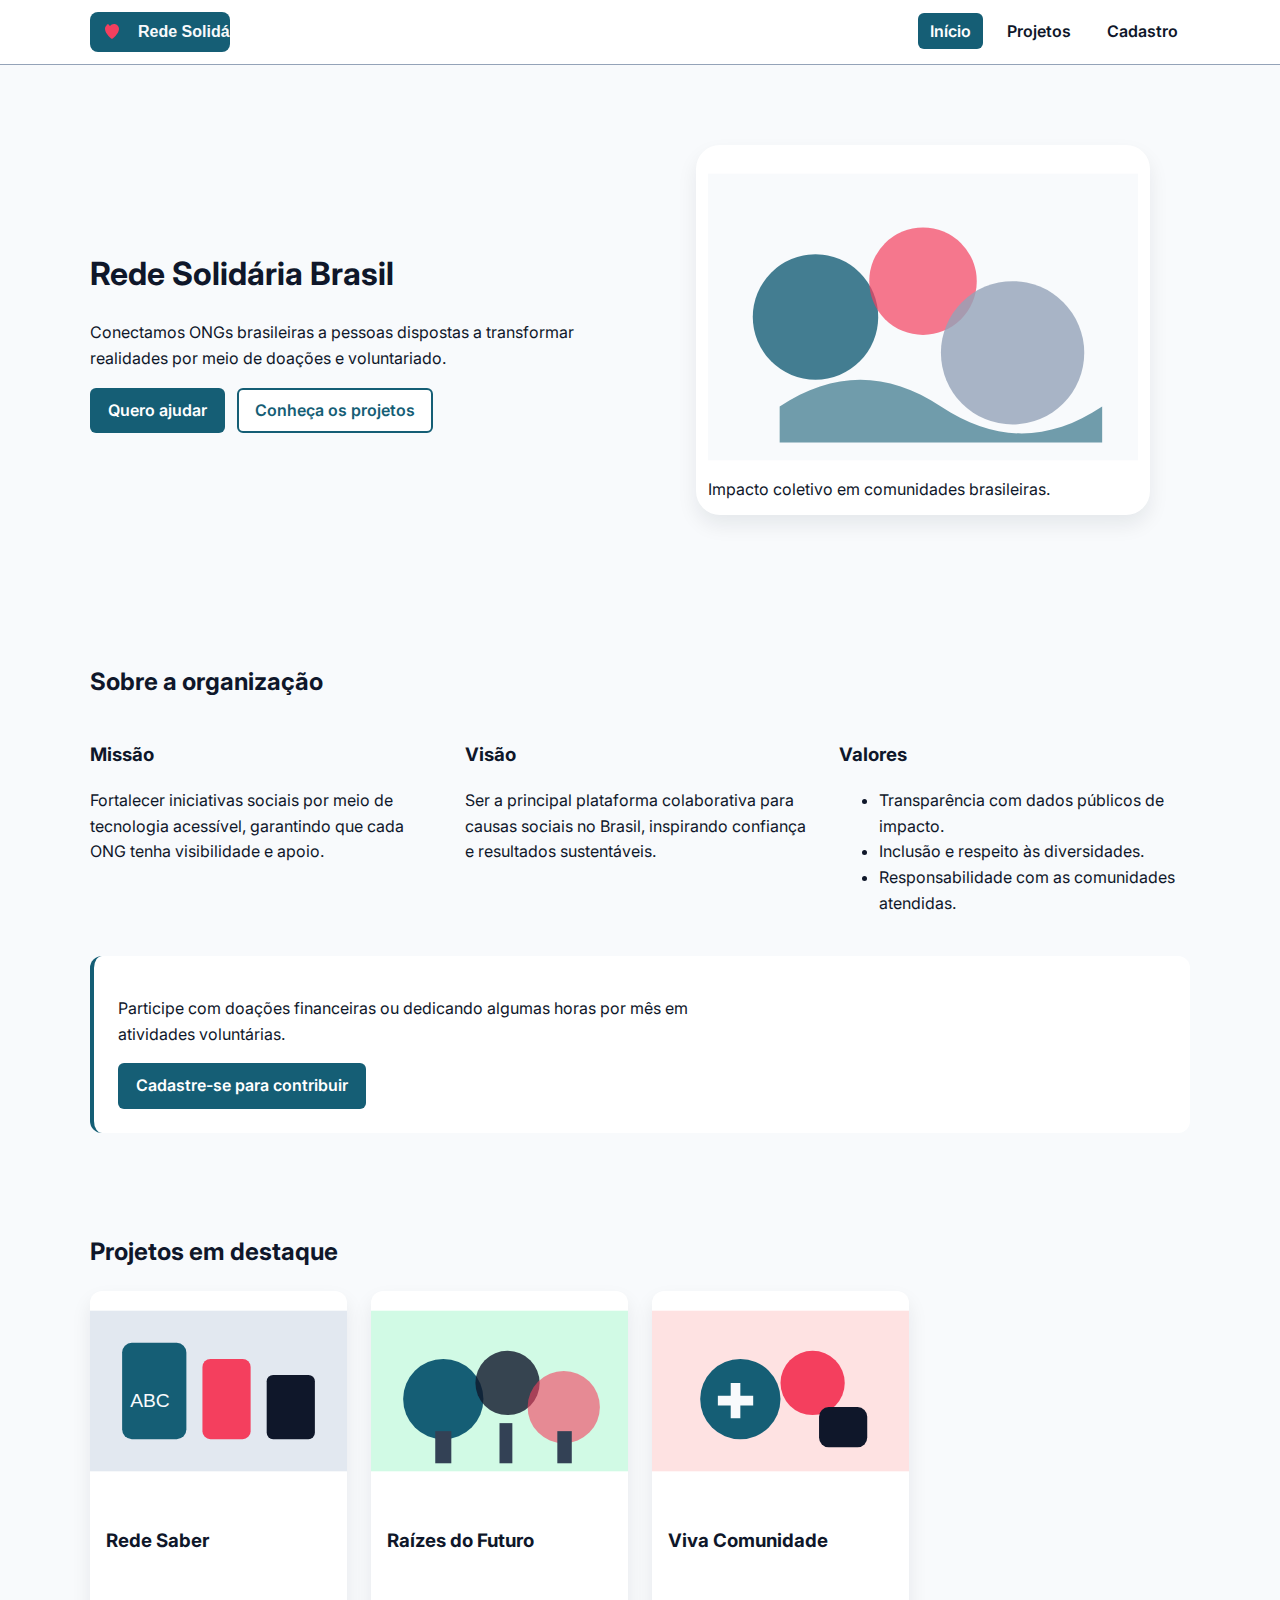
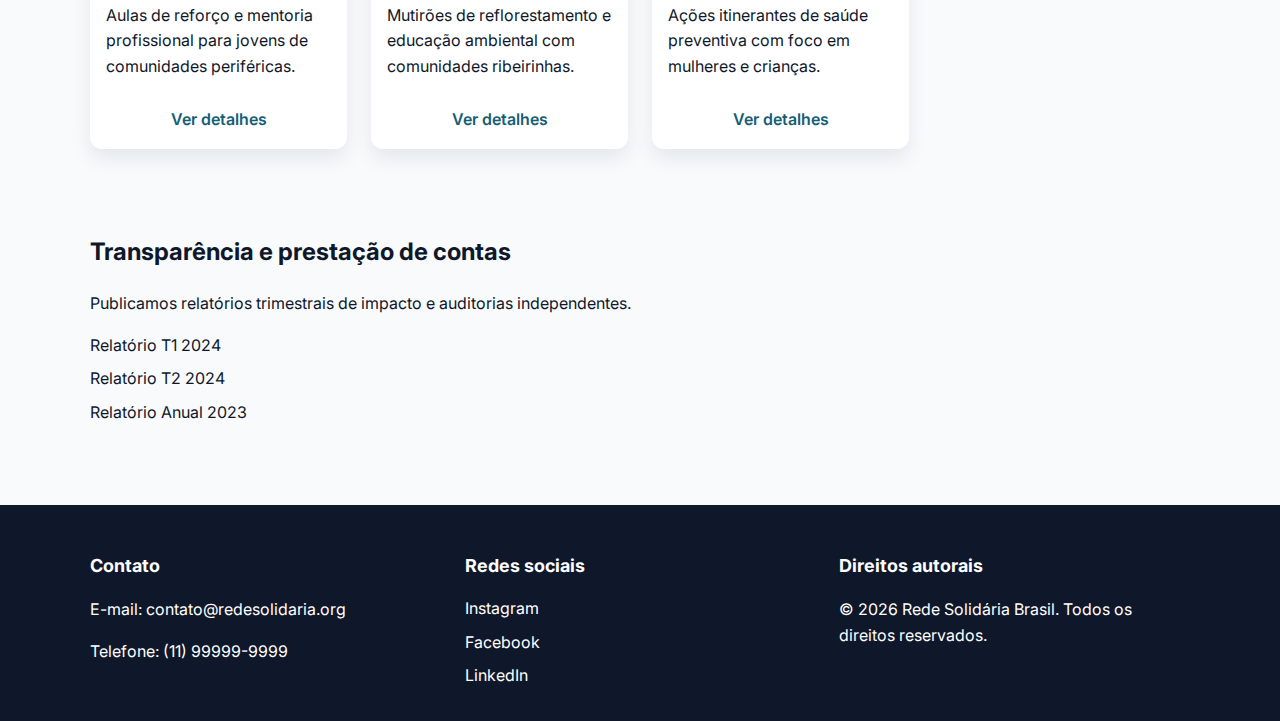
<file: index.html>
<!DOCTYPE html>
<html lang="pt-BR">
<head>
  <meta charset="UTF-8">
  <meta http-equiv="X-UA-Compatible" content="IE=edge">
  <meta name="viewport" content="width=device-width, initial-scale=1.0">
  <title>Rede Solidária Brasil | Conectando ONGs e pessoas</title>
  <meta name="description" content="Rede Solidária Brasil conecta ONGs a voluntários e doadores com transparência e impacto social.">
  <meta property="og:title" content="Rede Solidária Brasil">
  <meta property="og:description" content="Plataforma que apoia ONGs brasileiras com transparência e engajamento comunitário.">
  <meta property="og:type" content="website">
  <meta property="og:url" content="https://example.org/">
  <meta property="og:image" content="assets/img/og-image.svg">
  <link rel="preconnect" href="https://fonts.gstatic.com" crossorigin>
  <link rel="stylesheet" href="https://fonts.googleapis.com/css2?family=Inter:wght@400;600;700&display=swap">
  <link rel="stylesheet" href="css/styles.min.css">
</head>
<body>
  <a class="skip-link" href="#conteudo">Ir para o conteúdo principal</a>
  <header class="site-header" role="banner">
    <div class="container header-container">
      <a class="logo" href="index.html" aria-label="Rede Solidária Brasil">
        <img src="assets/icons/logo.svg" alt="Rede Solidária Brasil" width="140" height="40" loading="lazy">
      </a>
      <button class="nav-toggle" type="button" aria-expanded="false" aria-controls="menu-principal">
        <span class="sr-only">Abrir menu</span>
        ☰
      </button>
      <nav class="main-nav" aria-label="Navegação principal">
        <ul id="menu-principal">
          <li><a href="index.html" aria-current="page">Início</a></li>
          <li><a href="projetos.html">Projetos</a></li>
          <li><a href="cadastro.html">Cadastro</a></li>
        </ul>
      </nav>
    </div>
  </header>
  <main id="conteudo">
    <section class="hero" aria-labelledby="hero-title">
      <div class="container hero-grid">
        <div>
          <h1 id="hero-title">Rede Solidária Brasil</h1>
          <p>Conectamos ONGs brasileiras a pessoas dispostas a transformar realidades por meio de doações e voluntariado.</p>
          <div class="button-group">
            <a class="btn primary" href="cadastro.html">Quero ajudar</a>
            <a class="btn secondary" href="projetos.html">Conheça os projetos</a>
          </div>
        </div>
        <figure class="hero-figure">
          <img src="assets/img/hero-colaboracao.svg" alt="Voluntários colaborando em ação comunitária" width="480" height="320" loading="lazy">
          <figcaption>Impacto coletivo em comunidades brasileiras.</figcaption>
        </figure>
      </div>
    </section>

    <section class="about" aria-labelledby="sobre-title">
      <div class="container">
        <h2 id="sobre-title">Sobre a organização</h2>
        <div class="about-grid">
          <article>
            <h3>Missão</h3>
            <p>Fortalecer iniciativas sociais por meio de tecnologia acessível, garantindo que cada ONG tenha visibilidade e apoio.</p>
          </article>
          <article>
            <h3>Visão</h3>
            <p>Ser a principal plataforma colaborativa para causas sociais no Brasil, inspirando confiança e resultados sustentáveis.</p>
          </article>
          <article>
            <h3>Valores</h3>
            <ul>
              <li>Transparência com dados públicos de impacto.</li>
              <li>Inclusão e respeito às diversidades.</li>
              <li>Responsabilidade com as comunidades atendidas.</li>
            </ul>
          </article>
        </div>
        <div class="cta-panel" role="complementary">
          <p>Participe com doações financeiras ou dedicando algumas horas por mês em atividades voluntárias.</p>
          <a class="btn primary" href="cadastro.html">Cadastre-se para contribuir</a>
        </div>
      </div>
    </section>

    <section class="featured-projects" aria-labelledby="projetos-destaque">
      <div class="container">
        <h2 id="projetos-destaque">Projetos em destaque</h2>
        <div class="card-grid">
          <article class="card" aria-labelledby="card-educacao">
            <img src="assets/img/projeto-educacao.svg" alt="Aula de reforço escolar" width="320" height="200" loading="lazy">
            <div class="card-body">
              <h3 id="card-educacao">Rede Saber</h3>
              <p>Aulas de reforço e mentoria profissional para jovens de comunidades periféricas.</p>
              <a class="btn link" href="projetos.html#educacao">Ver detalhes</a>
            </div>
          </article>
          <article class="card" aria-labelledby="card-ambiental">
            <img src="assets/img/projeto-meio-ambiente.svg" alt="Plantio de mudas nativas" width="320" height="200" loading="lazy">
            <div class="card-body">
              <h3 id="card-ambiental">Raízes do Futuro</h3>
              <p>Mutirões de reflorestamento e educação ambiental com comunidades ribeirinhas.</p>
              <a class="btn link" href="projetos.html#meio-ambiente">Ver detalhes</a>
            </div>
          </article>
          <article class="card" aria-labelledby="card-saude">
            <img src="assets/img/projeto-saude.svg" alt="Atendimento de saúde" width="320" height="200" loading="lazy">
            <div class="card-body">
              <h3 id="card-saude">Viva Comunidade</h3>
              <p>Ações itinerantes de saúde preventiva com foco em mulheres e crianças.</p>
              <a class="btn link" href="projetos.html#saude">Ver detalhes</a>
            </div>
          </article>
        </div>
      </div>
    </section>

    <section class="transparency" aria-labelledby="transparencia-title">
      <div class="container">
        <h2 id="transparencia-title">Transparência e prestação de contas</h2>
        <p>Publicamos relatórios trimestrais de impacto e auditorias independentes.</p>
        <ul class="report-list">
          <li><a href="#" aria-label="Relatório do primeiro trimestre de 2024">Relatório T1 2024</a></li>
          <li><a href="#" aria-label="Relatório do segundo trimestre de 2024">Relatório T2 2024</a></li>
          <li><a href="#" aria-label="Relatório anual de 2023">Relatório Anual 2023</a></li>
        </ul>
      </div>
    </section>
  </main>

  <footer class="site-footer" role="contentinfo">
    <div class="container footer-grid">
      <div>
        <h2 class="footer-title">Contato</h2>
        <p>E-mail: <a href="mailto:contato@redesolidaria.org">contato@redesolidaria.org</a></p>
        <p>Telefone: <a href="tel:+5511999999999">(11) 99999-9999</a></p>
      </div>
      <div>
        <h2 class="footer-title">Redes sociais</h2>
        <ul class="social-list">
          <li><a href="#">Instagram</a></li>
          <li><a href="#">Facebook</a></li>
          <li><a href="#">LinkedIn</a></li>
        </ul>
      </div>
      <div>
        <h2 class="footer-title">Direitos autorais</h2>
        <p>© <span id="ano-atual">2024</span> Rede Solidária Brasil. Todos os direitos reservados.</p>
      </div>
    </div>
  </footer>
  <script src="js/main.min.js" defer></script>
</body>
</html>
</file>
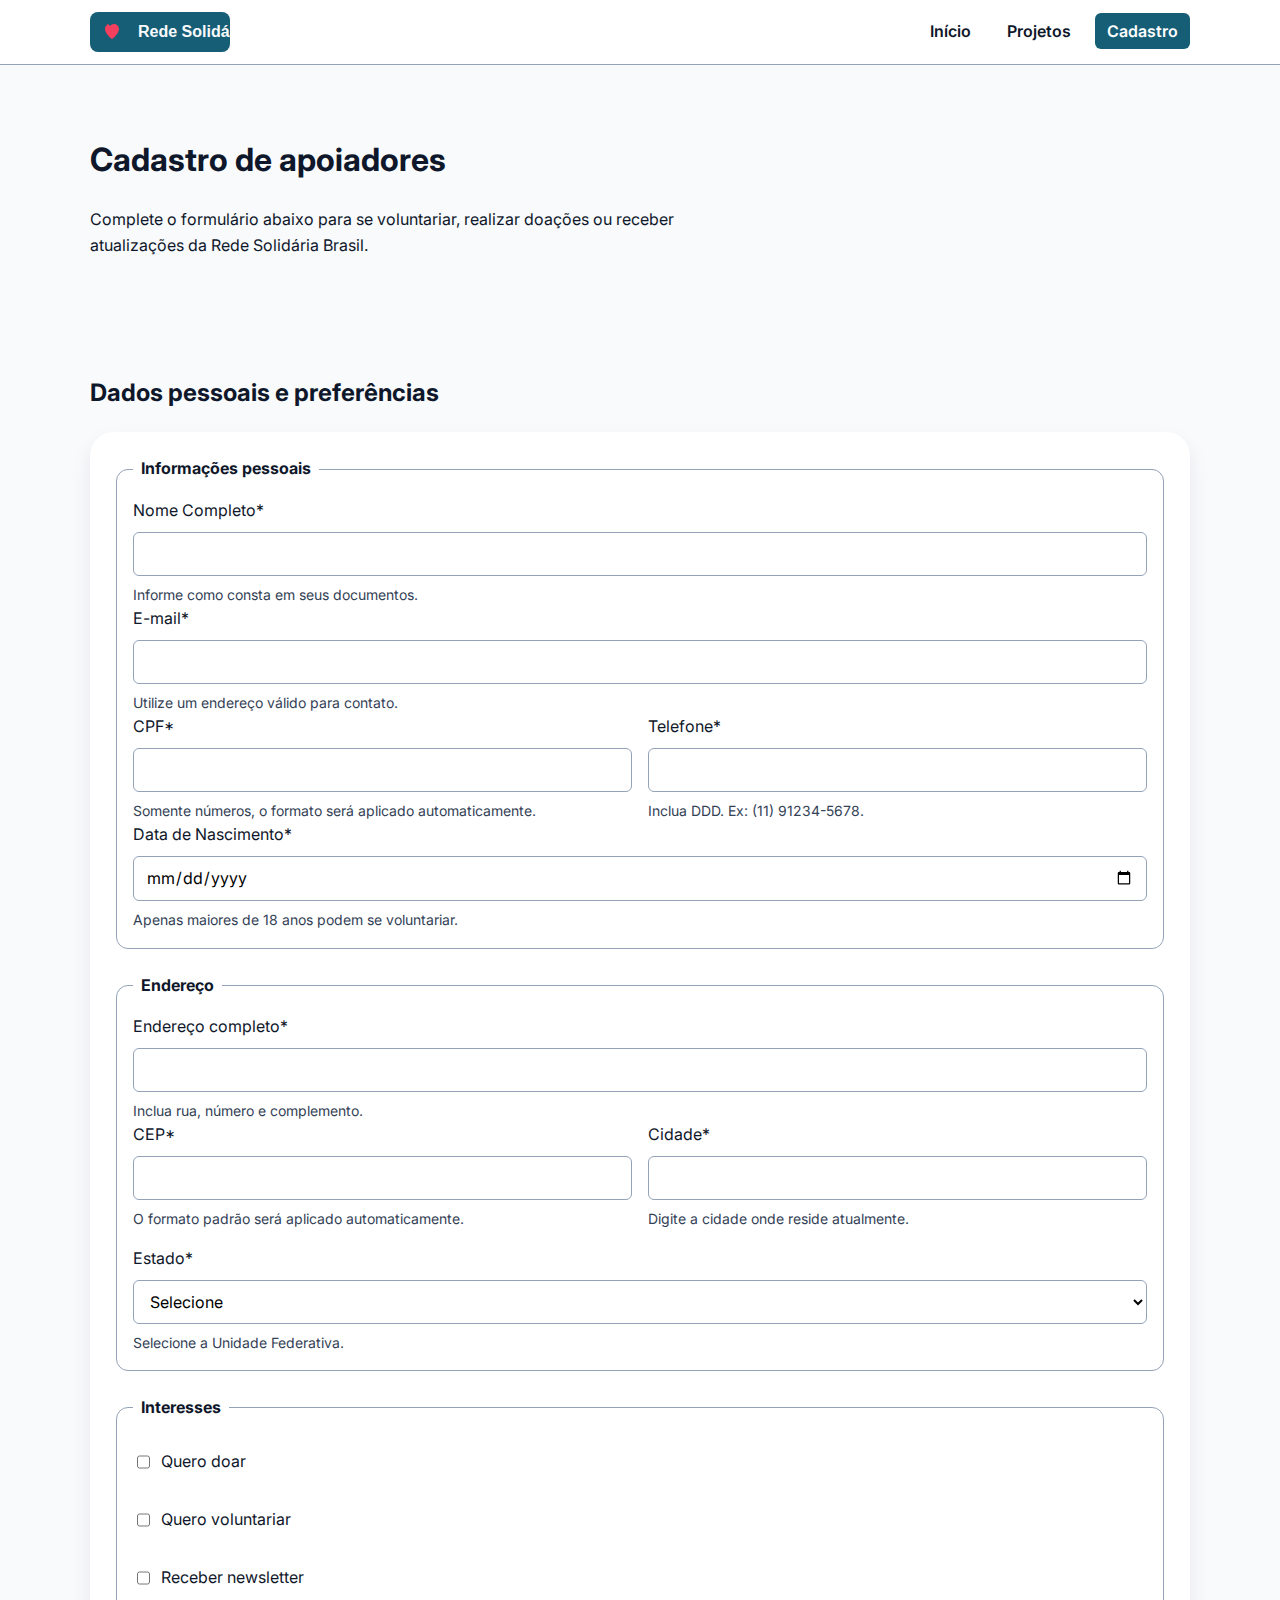
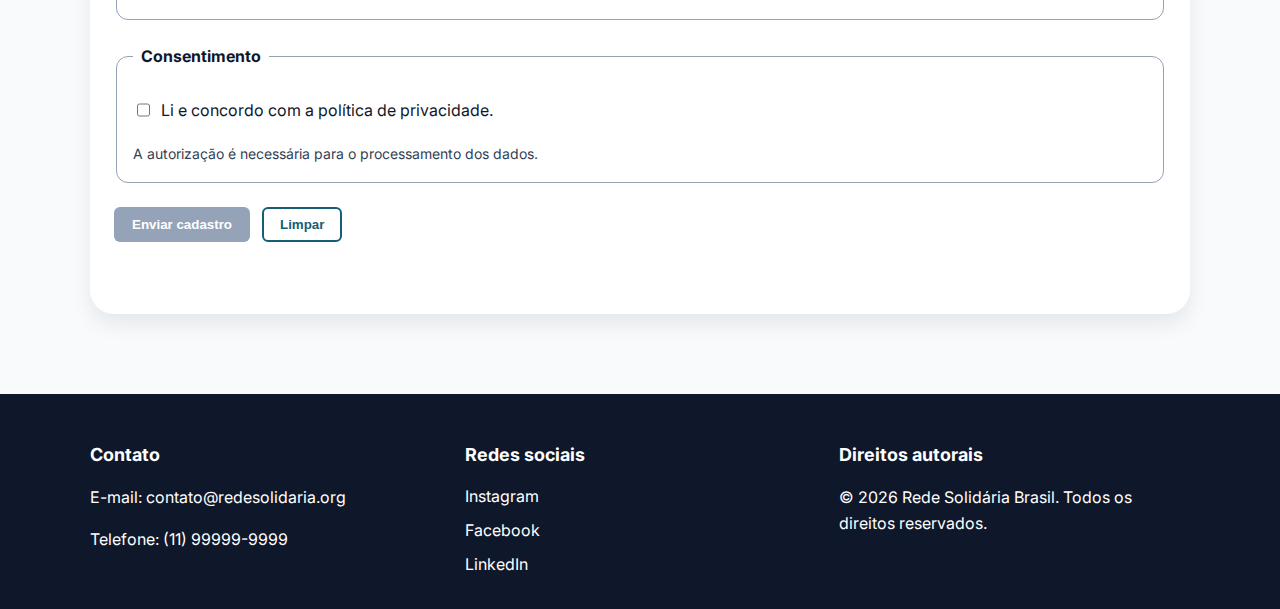
<file: cadastro.html>
<!DOCTYPE html>
<html lang="pt-BR">
<head>
  <meta charset="UTF-8">
  <meta http-equiv="X-UA-Compatible" content="IE=edge">
  <meta name="viewport" content="width=device-width, initial-scale=1.0">
  <title>Cadastro de apoiadores | Rede Solidária Brasil</title>
  <meta name="description" content="Cadastre-se para apoiar ONGs parceiras da Rede Solidária Brasil com doações e voluntariado.">
  <meta property="og:title" content="Cadastro - Rede Solidária Brasil">
  <meta property="og:description" content="Formulário seguro para novos voluntários e doadores da Rede Solidária Brasil.">
  <meta property="og:type" content="website">
  <meta property="og:url" content="https://example.org/cadastro.html">
  <meta property="og:image" content="assets/img/og-image.svg">
  <link rel="preconnect" href="https://fonts.gstatic.com" crossorigin>
  <link rel="stylesheet" href="https://fonts.googleapis.com/css2?family=Inter:wght@400;600;700&display=swap">
  <link rel="stylesheet" href="css/styles.min.css">
</head>
<body>
  <a class="skip-link" href="#conteudo">Ir para o conteúdo principal</a>
  <header class="site-header" role="banner">
    <div class="container header-container">
      <a class="logo" href="index.html" aria-label="Rede Solidária Brasil">
        <img src="assets/icons/logo.svg" alt="Rede Solidária Brasil" width="140" height="40" loading="lazy">
      </a>
      <button class="nav-toggle" type="button" aria-expanded="false" aria-controls="menu-principal">
        <span class="sr-only">Abrir menu</span>
        ☰
      </button>
      <nav class="main-nav" aria-label="Navegação principal">
        <ul id="menu-principal">
          <li><a href="index.html">Início</a></li>
          <li><a href="projetos.html">Projetos</a></li>
          <li><a href="cadastro.html" aria-current="page">Cadastro</a></li>
        </ul>
      </nav>
    </div>
  </header>
  <main id="conteudo">
    <section class="page-hero" aria-labelledby="titulo-cadastro">
      <div class="container">
        <h1 id="titulo-cadastro">Cadastro de apoiadores</h1>
        <p>Complete o formulário abaixo para se voluntariar, realizar doações ou receber atualizações da Rede Solidária Brasil.</p>
      </div>
    </section>

    <section class="form-section" aria-labelledby="formulario-titulo">
      <div class="container">
        <h2 id="formulario-titulo">Dados pessoais e preferências</h2>
        <form id="cadastro-form" action="#" method="post">
          <fieldset>
            <legend>Informações pessoais</legend>
            <div class="form-group">
              <label for="nome-completo">Nome Completo<span aria-hidden="true">*</span></label>
              <input id="nome-completo" name="nome-completo" type="text" required autocomplete="name" aria-describedby="nome-ajuda">
              <small id="nome-ajuda">Informe como consta em seus documentos.</small>
            </div>
            <div class="form-group">
              <label for="email">E-mail<span aria-hidden="true">*</span></label>
              <input id="email" name="email" type="email" required autocomplete="email" aria-describedby="email-ajuda">
              <small id="email-ajuda">Utilize um endereço válido para contato.</small>
            </div>
            <div class="form-grid">
              <div class="form-group">
                <label for="cpf">CPF<span aria-hidden="true">*</span></label>
                <input id="cpf" name="cpf" type="text" required inputmode="numeric" pattern="\d{3}\.\d{3}\.\d{3}-\d{2}" aria-describedby="cpf-ajuda">
                <small id="cpf-ajuda">Somente números, o formato será aplicado automaticamente.</small>
              </div>
              <div class="form-group">
                <label for="telefone">Telefone<span aria-hidden="true">*</span></label>
                <input id="telefone" name="telefone" type="tel" required inputmode="tel" pattern="\(\d{2}\) \d{5}-\d{4}" aria-describedby="telefone-ajuda">
                <small id="telefone-ajuda">Inclua DDD. Ex: (11) 91234-5678.</small>
              </div>
            </div>
            <div class="form-group">
              <label for="data-nascimento">Data de Nascimento<span aria-hidden="true">*</span></label>
              <input id="data-nascimento" name="data-nascimento" type="date" required aria-describedby="data-ajuda">
              <small id="data-ajuda">Apenas maiores de 18 anos podem se voluntariar.</small>
            </div>
          </fieldset>

          <fieldset>
            <legend>Endereço</legend>
            <div class="form-group">
              <label for="endereco">Endereço completo<span aria-hidden="true">*</span></label>
              <input id="endereco" name="endereco" type="text" required autocomplete="street-address" aria-describedby="endereco-ajuda">
              <small id="endereco-ajuda">Inclua rua, número e complemento.</small>
            </div>
            <div class="form-grid">
              <div class="form-group">
                <label for="cep">CEP<span aria-hidden="true">*</span></label>
                <input id="cep" name="cep" type="text" required inputmode="numeric" pattern="\d{5}-\d{3}" aria-describedby="cep-ajuda">
                <small id="cep-ajuda">O formato padrão será aplicado automaticamente.</small>
              </div>
              <div class="form-group">
                <label for="cidade">Cidade<span aria-hidden="true">*</span></label>
                <input id="cidade" name="cidade" type="text" required autocomplete="address-level2" aria-describedby="cidade-ajuda">
                <small id="cidade-ajuda">Digite a cidade onde reside atualmente.</small>
              </div>
              <div class="form-group">
                <label for="estado">Estado<span aria-hidden="true">*</span></label>
                <select id="estado" name="estado" required aria-describedby="estado-ajuda">
                  <option value="">Selecione</option>
                  <option value="AC">Acre</option>
                  <option value="AL">Alagoas</option>
                  <option value="AP">Amapá</option>
                  <option value="AM">Amazonas</option>
                  <option value="BA">Bahia</option>
                  <option value="CE">Ceará</option>
                  <option value="DF">Distrito Federal</option>
                  <option value="ES">Espírito Santo</option>
                  <option value="GO">Goiás</option>
                  <option value="MA">Maranhão</option>
                  <option value="MT">Mato Grosso</option>
                  <option value="MS">Mato Grosso do Sul</option>
                  <option value="MG">Minas Gerais</option>
                  <option value="PA">Pará</option>
                  <option value="PB">Paraíba</option>
                  <option value="PR">Paraná</option>
                  <option value="PE">Pernambuco</option>
                  <option value="PI">Piauí</option>
                  <option value="RJ">Rio de Janeiro</option>
                  <option value="RN">Rio Grande do Norte</option>
                  <option value="RS">Rio Grande do Sul</option>
                  <option value="RO">Rondônia</option>
                  <option value="RR">Roraima</option>
                  <option value="SC">Santa Catarina</option>
                  <option value="SP">São Paulo</option>
                  <option value="SE">Sergipe</option>
                  <option value="TO">Tocantins</option>
                </select>
                <small id="estado-ajuda">Selecione a Unidade Federativa.</small>
              </div>
            </div>
          </fieldset>

          <fieldset>
            <legend>Interesses</legend>
            <div class="form-group">
              <div class="checkbox-group">
                <div class="checkbox-item">
                  <input id="interesse-doar" name="interesse" type="checkbox" value="doar">
                  <label for="interesse-doar">Quero doar</label>
                </div>
                <div class="checkbox-item">
                  <input id="interesse-voluntariar" name="interesse" type="checkbox" value="voluntariar">
                  <label for="interesse-voluntariar">Quero voluntariar</label>
                </div>
                <div class="checkbox-item">
                  <input id="interesse-news" name="interesse" type="checkbox" value="newsletter">
                  <label for="interesse-news">Receber newsletter</label>
                </div>
              </div>
            </div>
          </fieldset>

          <fieldset>
            <legend>Consentimento</legend>
            <div class="form-group">
              <div class="checkbox-item">
                <input id="termos" name="termos" type="checkbox" required aria-describedby="termos-ajuda">
                <label for="termos">Li e concordo com a política de privacidade.</label>
              </div>
              <small id="termos-ajuda">A autorização é necessária para o processamento dos dados.</small>
            </div>
          </fieldset>

          <div class="form-actions">
            <button class="btn primary" type="submit" id="enviar" disabled>Enviar cadastro</button>
            <button class="btn secondary" type="reset" id="limpar">Limpar</button>
          </div>
          <div class="form-feedback" aria-live="assertive" role="alert"></div>
        </form>
      </div>
    </section>
  </main>

  <footer class="site-footer" role="contentinfo">
    <div class="container footer-grid">
      <div>
        <h2 class="footer-title">Contato</h2>
        <p>E-mail: <a href="mailto:contato@redesolidaria.org">contato@redesolidaria.org</a></p>
        <p>Telefone: <a href="tel:+5511999999999">(11) 99999-9999</a></p>
      </div>
      <div>
        <h2 class="footer-title">Redes sociais</h2>
        <ul class="social-list">
          <li><a href="#">Instagram</a></li>
          <li><a href="#">Facebook</a></li>
          <li><a href="#">LinkedIn</a></li>
        </ul>
      </div>
      <div>
        <h2 class="footer-title">Direitos autorais</h2>
        <p>© <span id="ano-atual">2024</span> Rede Solidária Brasil. Todos os direitos reservados.</p>
      </div>
    </div>
  </footer>
  <script src="js/main.min.js" defer></script>
</body>
</html>
</file>
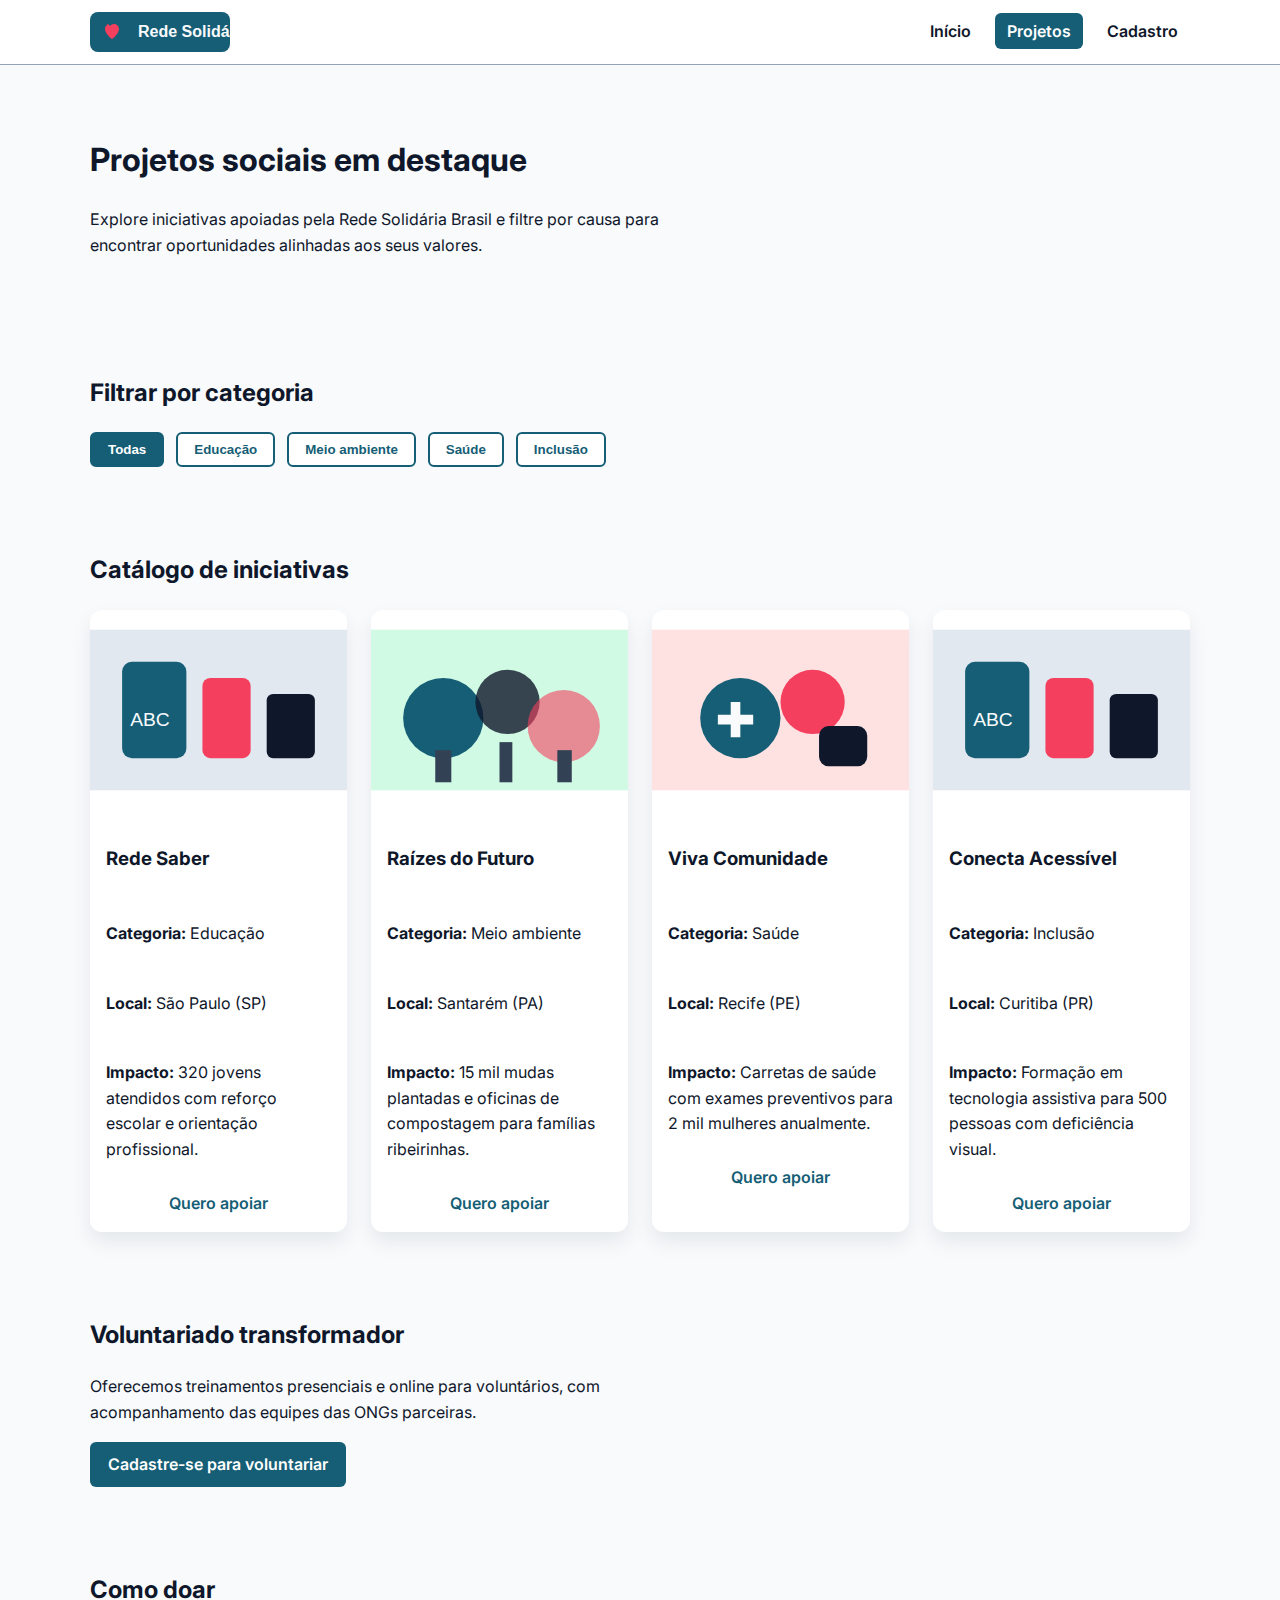
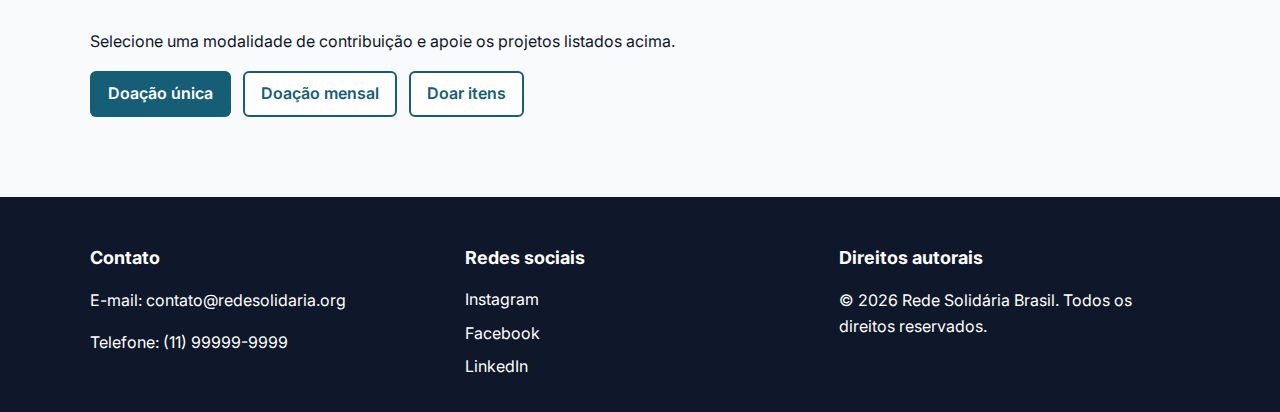
<file: projetos.html>
<!DOCTYPE html>
<html lang="pt-BR">
<head>
  <meta charset="UTF-8">
  <meta http-equiv="X-UA-Compatible" content="IE=edge">
  <meta name="viewport" content="width=device-width, initial-scale=1.0">
  <title>Projetos sociais | Rede Solidária Brasil</title>
  <meta name="description" content="Conheça projetos sociais apoiados pela Rede Solidária Brasil em educação, meio ambiente e saúde.">
  <meta property="og:title" content="Projetos sociais - Rede Solidária Brasil">
  <meta property="og:description" content="Catálogo de iniciativas sociais com filtros por causa para voluntariado e doações.">
  <meta property="og:type" content="website">
  <meta property="og:url" content="https://example.org/projetos.html">
  <meta property="og:image" content="assets/img/og-image.svg">
  <link rel="preconnect" href="https://fonts.gstatic.com" crossorigin>
  <link rel="stylesheet" href="https://fonts.googleapis.com/css2?family=Inter:wght@400;600;700&display=swap">
  <link rel="stylesheet" href="css/styles.min.css">
</head>
<body>
  <a class="skip-link" href="#conteudo">Ir para o conteúdo principal</a>
  <header class="site-header" role="banner">
    <div class="container header-container">
      <a class="logo" href="index.html" aria-label="Rede Solidária Brasil">
        <img src="assets/icons/logo.svg" alt="Rede Solidária Brasil" width="140" height="40" loading="lazy">
      </a>
      <button class="nav-toggle" type="button" aria-expanded="false" aria-controls="menu-principal">
        <span class="sr-only">Abrir menu</span>
        ☰
      </button>
      <nav class="main-nav" aria-label="Navegação principal">
        <ul id="menu-principal">
          <li><a href="index.html">Início</a></li>
          <li><a href="projetos.html" aria-current="page">Projetos</a></li>
          <li><a href="cadastro.html">Cadastro</a></li>
        </ul>
      </nav>
    </div>
  </header>
  <main id="conteudo">
    <section class="page-hero" aria-labelledby="titulo-projetos">
      <div class="container">
        <h1 id="titulo-projetos">Projetos sociais em destaque</h1>
        <p>Explore iniciativas apoiadas pela Rede Solidária Brasil e filtre por causa para encontrar oportunidades alinhadas aos seus valores.</p>
      </div>
    </section>

    <section class="filters" aria-labelledby="filtros-titulo">
      <div class="container">
        <h2 id="filtros-titulo">Filtrar por categoria</h2>
        <div class="filter-group" role="group" aria-label="Filtros de categoria">
          <button class="btn secondary filter-btn" type="button" data-filter="all" aria-pressed="true">Todas</button>
          <button class="btn secondary filter-btn" type="button" data-filter="educacao">Educação</button>
          <button class="btn secondary filter-btn" type="button" data-filter="meio-ambiente">Meio ambiente</button>
          <button class="btn secondary filter-btn" type="button" data-filter="saude">Saúde</button>
          <button class="btn secondary filter-btn" type="button" data-filter="inclusao">Inclusão</button>
        </div>
      </div>
    </section>

    <section class="project-catalog" aria-labelledby="catalogo-titulo">
      <div class="container">
        <h2 id="catalogo-titulo">Catálogo de iniciativas</h2>
        <div class="card-grid" role="list">
          <article class="card" id="educacao" role="listitem" data-category="educacao">
            <img src="assets/img/projeto-educacao.svg" alt="Aula colaborativa" width="320" height="200" loading="lazy">
            <div class="card-body">
              <h3>Rede Saber</h3>
              <p><strong>Categoria:</strong> Educação</p>
              <p><strong>Local:</strong> São Paulo (SP)</p>
              <p><strong>Impacto:</strong> 320 jovens atendidos com reforço escolar e orientação profissional.</p>
              <a class="btn link" href="cadastro.html">Quero apoiar</a>
            </div>
          </article>

          <article class="card" id="meio-ambiente" role="listitem" data-category="meio-ambiente">
            <img src="assets/img/projeto-meio-ambiente.svg" alt="Paisagem com árvores" width="320" height="200" loading="lazy">
            <div class="card-body">
              <h3>Raízes do Futuro</h3>
              <p><strong>Categoria:</strong> Meio ambiente</p>
              <p><strong>Local:</strong> Santarém (PA)</p>
              <p><strong>Impacto:</strong> 15 mil mudas plantadas e oficinas de compostagem para famílias ribeirinhas.</p>
              <a class="btn link" href="cadastro.html">Quero apoiar</a>
            </div>
          </article>

          <article class="card" id="saude" role="listitem" data-category="saude">
            <img src="assets/img/projeto-saude.svg" alt="Símbolo de saúde" width="320" height="200" loading="lazy">
            <div class="card-body">
              <h3>Viva Comunidade</h3>
              <p><strong>Categoria:</strong> Saúde</p>
              <p><strong>Local:</strong> Recife (PE)</p>
              <p><strong>Impacto:</strong> Carretas de saúde com exames preventivos para 2 mil mulheres anualmente.</p>
              <a class="btn link" href="cadastro.html">Quero apoiar</a>
            </div>
          </article>

          <article class="card" id="inclusao" role="listitem" data-category="inclusao">
            <img src="assets/img/projeto-educacao.svg" alt="Pessoa utilizando tecnologia assistiva" width="320" height="200" loading="lazy">
            <div class="card-body">
              <h3>Conecta Acessível</h3>
              <p><strong>Categoria:</strong> Inclusão</p>
              <p><strong>Local:</strong> Curitiba (PR)</p>
              <p><strong>Impacto:</strong> Formação em tecnologia assistiva para 500 pessoas com deficiência visual.</p>
              <a class="btn link" href="cadastro.html">Quero apoiar</a>
            </div>
          </article>
        </div>
      </div>
    </section>

    <section class="volunteer" aria-labelledby="voluntariado-titulo">
      <div class="container">
        <h2 id="voluntariado-titulo">Voluntariado transformador</h2>
        <p>Oferecemos treinamentos presenciais e online para voluntários, com acompanhamento das equipes das ONGs parceiras.</p>
        <a class="btn primary" href="cadastro.html">Cadastre-se para voluntariar</a>
      </div>
    </section>

    <section class="donate" aria-labelledby="doacoes-titulo">
      <div class="container">
        <h2 id="doacoes-titulo">Como doar</h2>
        <p>Selecione uma modalidade de contribuição e apoie os projetos listados acima.</p>
        <div class="button-group">
          <a class="btn primary" href="#" role="button">Doação única</a>
          <a class="btn secondary" href="#" role="button">Doação mensal</a>
          <a class="btn secondary" href="#" role="button">Doar itens</a>
        </div>
      </div>
    </section>
  </main>

  <footer class="site-footer" role="contentinfo">
    <div class="container footer-grid">
      <div>
        <h2 class="footer-title">Contato</h2>
        <p>E-mail: <a href="mailto:contato@redesolidaria.org">contato@redesolidaria.org</a></p>
        <p>Telefone: <a href="tel:+5511999999999">(11) 99999-9999</a></p>
      </div>
      <div>
        <h2 class="footer-title">Redes sociais</h2>
        <ul class="social-list">
          <li><a href="#">Instagram</a></li>
          <li><a href="#">Facebook</a></li>
          <li><a href="#">LinkedIn</a></li>
        </ul>
      </div>
      <div>
        <h2 class="footer-title">Direitos autorais</h2>
        <p>© <span id="ano-atual">2024</span> Rede Solidária Brasil. Todos os direitos reservados.</p>
      </div>
    </div>
  </footer>
  <script src="js/main.min.js" defer></script>
</body>
</html>
</file>
<file: css/styles.min.css>
:root{color-scheme:light;--color-primary:#155e75;--color-secondary:#f43f5e;--color-neutral-900:#0f172a;--color-neutral-700:#334155;--color-neutral-400:#94a3b8;--color-background:#f8fafc;--space-1:0.25rem;--space-2:0.5rem;--space-3:0.75rem;--space-4:1rem;--space-5:1.5rem;--space-6:2rem;--space-7:3rem;--space-8:4rem;--radius-sm:0.375rem;--radius-md:0.75rem;--radius-lg:1.5rem;--shadow-soft:0 10px 20px rgba(15,23,42,0.08);--max-width:68.75rem;--font-base:'Inter',system-ui,-apple-system,BlinkMacSystemFont,'Segoe UI',sans-serif;} *{box-sizing:border-box;} html{font-size:100%;scroll-behavior:smooth;} body{margin:0;font-family:var(--font-base);background-color:var(--color-background);color:var(--color-neutral-900);line-height:1.6;} a{color:inherit;text-decoration:none;} a:hover,a:focus{text-decoration:underline;} img{max-width:100%;display:block;} .sr-only{position:absolute;width:1px;height:1px;padding:0;margin:-1px;overflow:hidden;clip:rect(0,0,0,0);white-space:nowrap;border:0;} .container{width:min(100% - var(--space-6),var(--max-width));margin-inline:auto;} .skip-link{position:absolute;left:-999px;top:var(--space-2);background-color:var(--color-secondary);color:#fff;padding:var(--space-2) var(--space-4);border-radius:var(--radius-sm);z-index:1000;transition:transform 0.2s ease;} .skip-link:focus{left:50%;transform:translateX(-50%);} .site-header{background-color:#fff;border-bottom:1px solid var(--color-neutral-400);position:sticky;top:0;z-index:999;} .header-container{display:flex;align-items:center;justify-content:space-between;padding-block:var(--space-3);gap:var(--space-4);} .logo img{height:auto;} .nav-toggle{background:none;border:2px solid var(--color-primary);border-radius:var(--radius-sm);padding:var(--space-2) var(--space-3);color:var(--color-primary);font-size:1.25rem;cursor:pointer;} .main-nav ul{list-style:none;display:flex;gap:var(--space-3);margin:0;padding:0;} .main-nav a{color:var(--color-neutral-900);font-weight:600;padding:var(--space-2) var(--space-3);border-radius:var(--radius-sm);} .main-nav a[aria-current="page"]{background-color:var(--color-primary);color:#fff;} .hero,.page-hero{padding-block:var(--space-7);} .hero-grid{display:grid;gap:var(--space-6);} .hero-figure{background:#fff;border-radius:var(--radius-lg);box-shadow:var(--shadow-soft);padding:var(--space-3);} .about{padding-block:var(--space-7);} .about-grid{display:grid;gap:var(--space-5);} .cta-panel{margin-top:var(--space-5);padding:var(--space-5);background-color:#fff;border-left:4px solid var(--color-primary);border-radius:var(--radius-md);} .featured-projects,.project-catalog,.volunteer,.donate,.transparency,.filters,.form-section{padding-block:var(--space-6);} .card-grid{display:grid;gap:var(--space-5);} .card{background-color:#fff;border-radius:var(--radius-md);overflow:hidden;box-shadow:var(--shadow-soft);display:flex;flex-direction:column;height:100%;} .card-body{padding:var(--space-4);display:flex;flex-direction:column;gap:var(--space-3);} .btn{display:inline-flex;align-items:center;justify-content:center;font-weight:600;border-radius:var(--radius-sm);padding:var(--space-2) var(--space-4);border:2px solid transparent;transition:transform 0.2s ease,box-shadow 0.2s ease;} .btn.primary{background-color:var(--color-primary);color:#fff;} .btn.secondary{background-color:#fff;border-color:var(--color-primary);color:var(--color-primary);} .btn.link{padding:0;color:var(--color-primary);border:none;background:none;} .btn:focus-visible,.nav-toggle:focus-visible,.main-nav a:focus-visible{outline:3px solid var(--color-secondary);outline-offset:2px;} .btn:hover,.btn:focus{box-shadow:var(--shadow-soft);transform:translateY(-2px);} .btn:disabled{cursor:not-allowed;background-color:var(--color-neutral-400);color:#fff;box-shadow:none;transform:none;} .report-list{list-style:none;padding:0;margin:0;display:flex;flex-direction:column;gap:var(--space-2);} .footer-grid{display:grid;gap:var(--space-5);padding-block:var(--space-6);} .site-footer{background-color:var(--color-neutral-900);color:#fff;margin-top:var(--space-7);} .site-footer a{color:#fff;} .social-list{list-style:none;margin:0;padding:0;display:flex;flex-direction:column;gap:var(--space-2);} .footer-title{font-size:1.125rem;} .form-section form{background-color:#fff;border-radius:var(--radius-lg);padding:var(--space-5);box-shadow:var(--shadow-soft);display:grid;gap:var(--space-5);} fieldset{border:1px solid var(--color-neutral-400);border-radius:var(--radius-md);padding:var(--space-4);} legend{font-weight:700;padding:0 var(--space-2);} .form-group{display:grid;gap:var(--space-2);} .form-grid{display:grid;gap:var(--space-4);} input,select,textarea{font:inherit;padding:var(--space-2) var(--space-3);border-radius:var(--radius-sm);border:1px solid var(--color-neutral-400);background-color:#fff;min-height:2.75rem;} input:focus-visible,select:focus-visible,textarea:focus-visible{outline:3px solid var(--color-secondary);outline-offset:1px;border-color:var(--color-secondary);} input[aria-invalid="true"],select[aria-invalid="true"]{border-color:var(--color-secondary);box-shadow:0 0 0 3px rgba(244,63,94,0.2);} small{font-size:0.875rem;color:var(--color-neutral-700);} .input-error{font-size:0.875rem;color:var(--color-secondary);} .checkbox-group{display:grid;gap:var(--space-2);} .checkbox-item{display:flex;align-items:center;gap:var(--space-2);} .form-actions{display:flex;flex-wrap:wrap;gap:var(--space-3);} .form-feedback{min-height:1.5rem;color:var(--color-primary);font-weight:600;} .form-feedback.is-error{color:var(--color-secondary);} .filter-group{display:flex;flex-wrap:wrap;gap:var(--space-3);} .filter-btn[aria-pressed="true"]{background-color:var(--color-primary);color:#fff;} .is-hidden{display:none !important;} .hero p,.page-hero p,.about p,.project-catalog p,.volunteer p,.donate p{max-width:60ch;} .button-group{display:flex;flex-wrap:wrap;gap:var(--space-3);} .main-nav{display:block;} @media (max-width:479px){.main-nav{display:none;} .main-nav.open{display:block;}} @media (min-width:480px){.nav-toggle{display:none;} .card-grid{grid-template-columns:repeat(auto-fit,minmax(16rem,1fr));}} @media (min-width:768px){.hero-grid{grid-template-columns:repeat(2,minmax(0,1fr));align-items:center;} .about-grid{grid-template-columns:repeat(3,minmax(0,1fr));} .footer-grid{grid-template-columns:repeat(3,minmax(0,1fr));} .form-grid{grid-template-columns:repeat(2,minmax(0,1fr));} .form-grid .form-group:last-child:nth-child(3){grid-column:span 2;}} @media (min-width:1024px){.card-grid{grid-template-columns:repeat(4,minmax(0,1fr));} .hero{padding-block:var(--space-8);}} @media (prefers-reduced-motion:reduce){*,*::before,*::after{animation-duration:0.01ms !important;animation-iteration-count:1 !important;transition-duration:0.01ms !important;scroll-behavior:auto !important;}}
</file>
